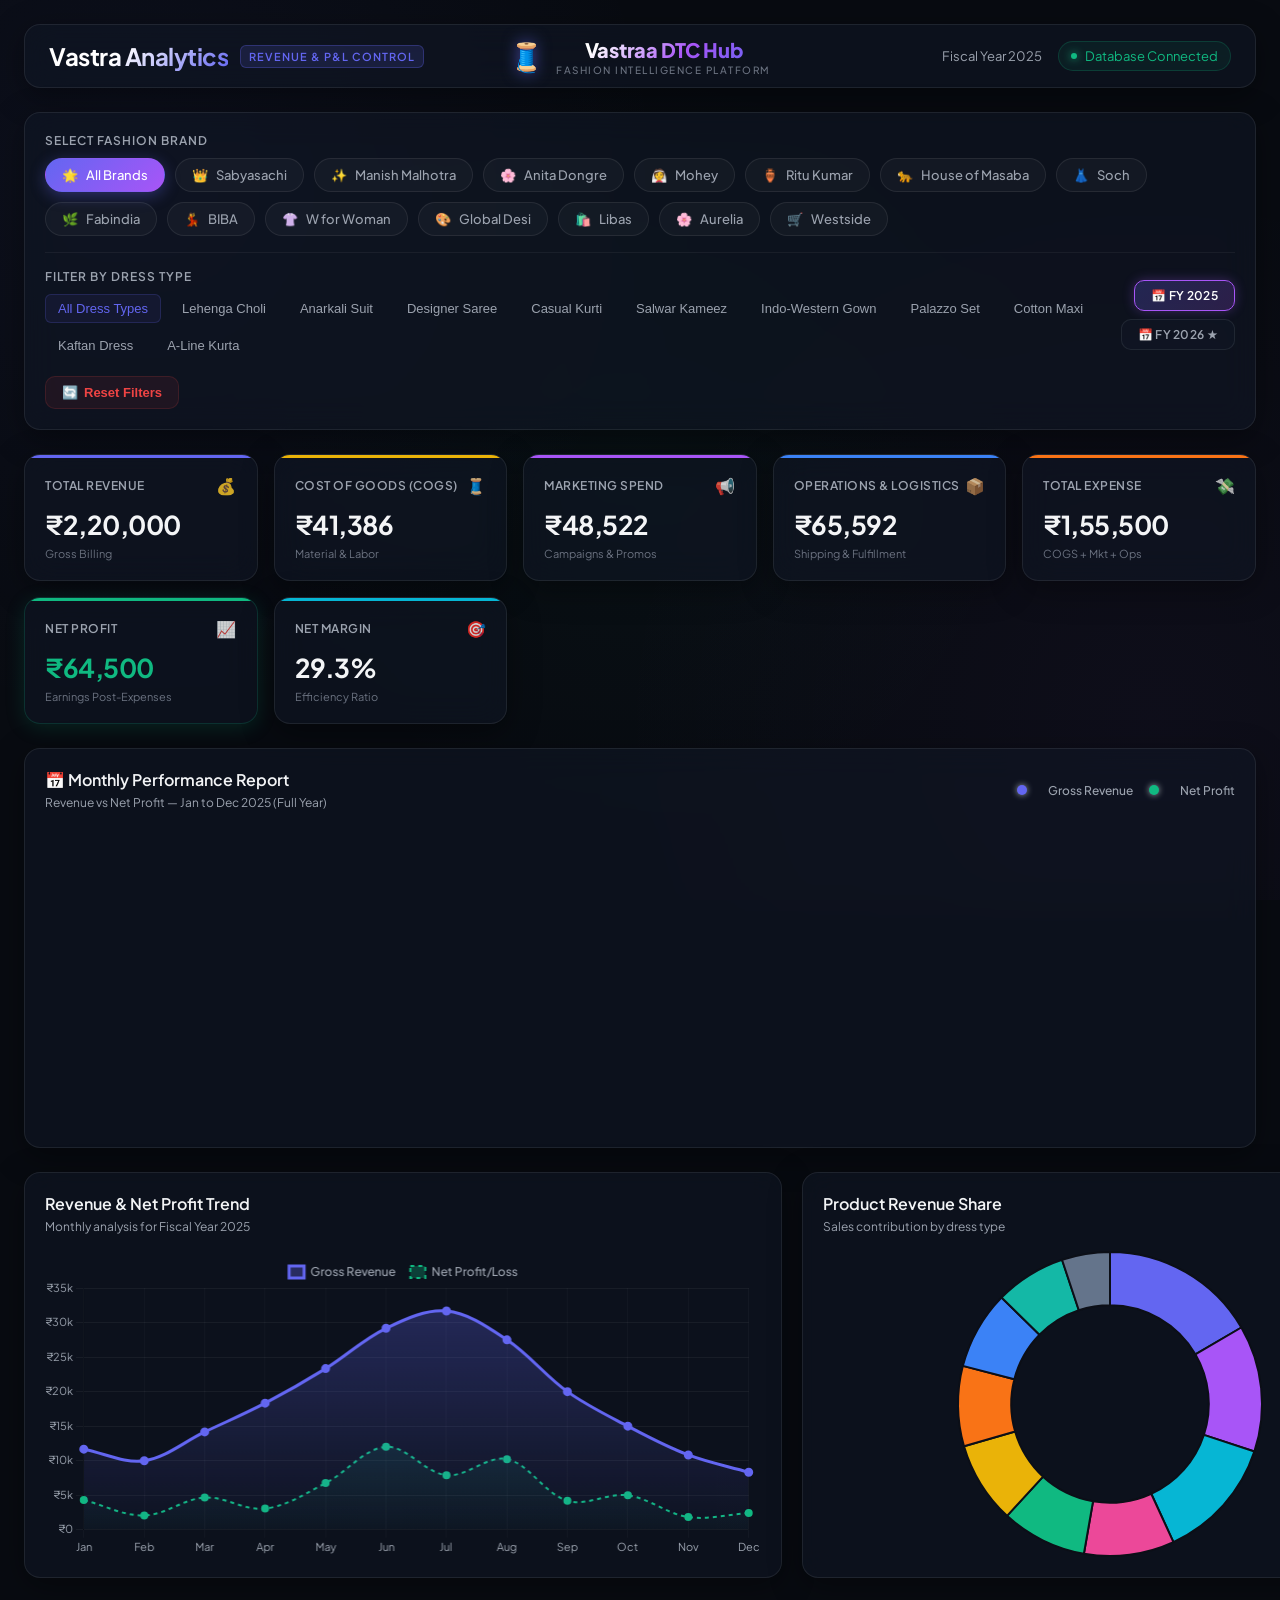
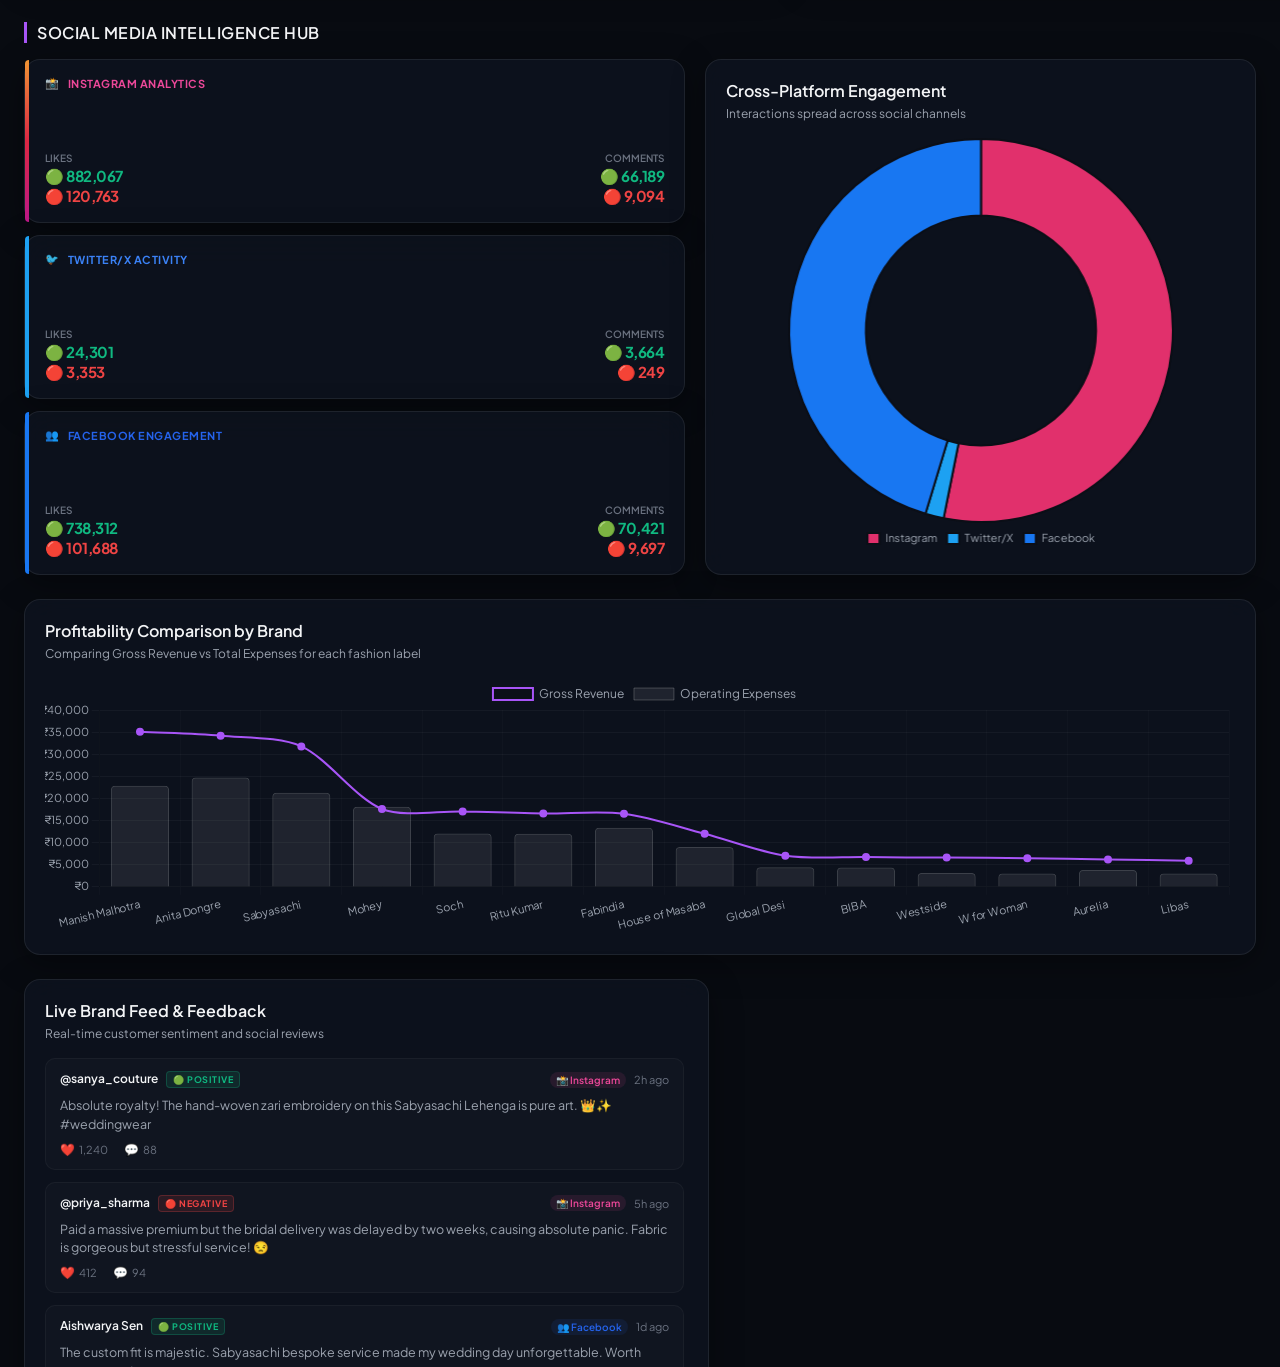
<file: hackthon/index.html>
<!DOCTYPE html>
<html lang="en">
<head>
    <meta charset="UTF-8">
    <meta name="viewport" content="width=device-width, initial-scale=1.0">
    <title>Executive Revenue & P&L Dashboard | Luxury Fashion Analytics</title>
    <meta name="description" content="An interactive corporate dashboard displaying profit, loss, revenue, and margins for fashion dress brands. Filterable by brand and dress type.">
    <!-- Premium Fonts -->
    <link rel="stylesheet" href="styles.css?v=50">
    <!-- Local Chart.js library for offline interactive visual graphs -->
    <script src="chart.js"></script>
</head>
<body>
    <div class="app-container">
        
        <!-- Dashboard Header -->
        <header class="dashboard-header" id="main-header">
            <div class="brand-title">
                <h1>Vastra Analytics</h1>
                <span class="tag">Revenue & P&L Control</span>
            </div>
            <!-- Centered Business Name -->
            <div class="business-name-center">
                <div class="business-name-logo">🧵</div>
                <div>
                    <div class="business-name-text">Vastraa DTC Hub</div>
                    <div class="business-name-sub">Fashion Intelligence Platform</div>
                </div>
            </div>
            <div class="dashboard-meta">
                <span id="date-display">Fiscal Year 2025</span>
                <div class="db-status">
                    <span class="status-dot"></span>
                    <span>Database Connected</span>
                </div>
            </div>
        </header>

        <!-- Brand and Dress Type Filters -->
        <section class="filter-section" id="filters-container" aria-label="Dashboard Filters">
            <div class="filter-group">
                <div class="filter-label">Select Fashion Brand</div>
                <div class="brands-grid" id="brands-pill-grid">
                    <!-- Dynamic brand pills will be injected here -->
                </div>
            </div>
            
            <div class="filters-row">
                <div class="filter-group">
                    <div class="filter-label">Filter by Dress Type</div>
                    <div class="dress-types-container" id="dress-types-tabs">
                        <!-- Dynamic dress types will be injected here -->
                    </div>
                </div>
                <!-- Year Selector -->
                <div class="filter-group" style="margin-left: auto; display: flex; align-items: flex-end; gap: 8px;">
                    <button class="year-pill active" id="year-2025" data-year="2025">📅 FY 2025</button>
                    <button class="year-pill" id="year-2026" data-year="2026">📅 FY 2026 ★</button>
                </div>
                
                <button class="reset-btn" id="btn-reset-filters" aria-label="Reset Filters">
                    <span>🔄</span> Reset Filters
                </button>
            </div>
        </section>

        <!-- Financial KPI Performance Cards -->
        <section class="kpi-grid" id="kpi-display-grid" aria-label="Key Performance Indicators">
            
            <!-- Revenue Card -->
            <div class="kpi-card revenue-card" id="kpi-revenue">
                <div class="kpi-header">
                    <span>Total Revenue</span>
                    <span class="kpi-icon">💰</span>
                </div>
                <div class="kpi-value" id="val-revenue">$0</div>
                <div class="kpi-trend" id="trend-revenue">Gross Billing</div>
            </div>

            <!-- Cost of Goods Sold Card -->
            <div class="kpi-card cogs-card" id="kpi-cogs">
                <div class="kpi-header">
                    <span>Cost of Goods (COGS)</span>
                    <span class="kpi-icon">🧵</span>
                </div>
                <div class="kpi-value" id="val-cogs">$0</div>
                <div class="kpi-trend" id="trend-cogs">Material & Labor</div>
            </div>

            <!-- Marketing Card -->
            <div class="kpi-card marketing-card" id="kpi-marketing">
                <div class="kpi-header">
                    <span>Marketing Spend</span>
                    <span class="kpi-icon">📢</span>
                </div>
                <div class="kpi-value" id="val-marketing">$0</div>
                <div class="kpi-trend" id="trend-marketing">Campaigns & Promos</div>
            </div>

            <!-- Operational & Shipping Card -->
            <div class="kpi-card shipping-card" id="kpi-shipping">
                <div class="kpi-header">
                    <span>Operations & Logistics</span>
                    <span class="kpi-icon">📦</span>
                </div>
                <div class="kpi-value" id="val-shipping">$0</div>
                <div class="kpi-trend" id="trend-shipping">Shipping & Fulfillment</div>
            </div>

            <!-- Total Expense Card -->
            <div class="kpi-card expense-card" id="kpi-expense">
                <div class="kpi-header">
                    <span>Total Expense</span>
                    <span class="kpi-icon">💸</span>
                </div>
                <div class="kpi-value" id="val-expense">₹0</div>
                <div class="kpi-trend" id="trend-expense">COGS + Mkt + Ops</div>
            </div>

            <!-- Profit and Loss (P&L) Card -->
            <div class="kpi-card pnl-card" id="kpi-pnl">
                <div class="kpi-header">
                    <span id="pnl-header-text">Net Profit / Loss</span>
                    <span class="kpi-icon" id="pnl-icon">📈</span>
                </div>
                <div class="kpi-value" id="val-pnl">$0</div>
                <div class="kpi-trend" id="trend-pnl">Earnings Post-Expenses</div>
            </div>

            <!-- Profit Margin Card -->
            <div class="kpi-card margin-card" id="kpi-margin">
                <div class="kpi-header">
                    <span>Net Margin</span>
                    <span class="kpi-icon">🎯</span>
                </div>
                <div class="kpi-value" id="val-margin">0%</div>
                <div class="kpi-trend" id="trend-margin">Efficiency Ratio</div>
            </div>

        </section>

        <!-- Monthly Performance Report Graph (Full Width) -->
        <section class="monthly-report-section" aria-label="Monthly Performance Report">
            <div class="chart-card monthly-report-card">
                <div class="chart-card-header">
                    <div>
                        <h3>📅 Monthly Performance Report</h3>
                        <span class="chart-subtitle" id="monthly-report-sub">Revenue vs Net Profit — Jan to Dec 2025</span>
                    </div>
                    <div class="monthly-report-legend">
                        <span class="legend-dot" style="background:#6366f1;"></span><span>Gross Revenue</span>
                        <span class="legend-dot" style="background:#10b981;"></span><span>Net Profit</span>
                    </div>
                </div>
                <div class="chart-container" style="height: 280px;">
                    <canvas id="chart-monthly-report"></canvas>
                </div>
            </div>
        </section>

        <!-- Charts Visual Layout Section -->
        <section class="charts-grid" aria-label="Visual Analytics Charts">
            
            <!-- Revenue & Expenses Line Chart -->
            <div class="chart-card">
                <div class="chart-card-header">
                    <div>
                        <h3>Revenue & Net Profit Trend</h3>
                        <span class="chart-subtitle" id="trend-chart-sub">Monthly analysis for Fiscal Year 2025</span>
                    </div>
                </div>
                <div class="chart-container">
                    <canvas id="chart-revenue-trend"></canvas>
                </div>
            </div>

            <!-- Share of Revenue / Dress Breakdown Doughnut Chart -->
            <div class="chart-card">
                <div class="chart-card-header">
                    <div>
                        <h3>Product Revenue Share</h3>
                        <span class="chart-subtitle" id="breakdown-chart-sub">Sales contribution by dress type</span>
                    </div>
                </div>
                <div class="chart-container">
                    <canvas id="chart-product-share"></canvas>
                </div>
            </div>

        </section>

        <!-- Social Media Intelligence Hub -->
        <section class="social-hub-section" aria-label="Social Media Performance">
            <h2 style="font-size: 16px; font-weight: 600; margin-top: 10px; border-left: 3px solid var(--accent); padding-left: 10px; color: var(--text-primary); text-transform: uppercase; letter-spacing: 0.5px;">Social Media Intelligence Hub</h2>
            <div class="charts-grid" style="grid-template-columns: 1.2fr 1fr; min-height: 280px; align-items: stretch;">
                
                <!-- Social Stats Grid (Left Column of Hub) -->
                <div class="social-grid" style="display: flex; flex-direction: column; justify-content: space-between; gap: 12px;">
                    <!-- Instagram Card -->
                    <div class="social-card instagram" style="flex-grow: 1;">
                        <div class="social-platform-label instagram">
                            <span>📸</span> Instagram Analytics
                        </div>
                        <div class="social-stats-row" style="display: flex; justify-content: space-between; gap: 8px;">
                            <div class="social-stat-group">
                                <div style="font-size: 10px; color: var(--text-muted); text-transform: uppercase; font-weight: 600; margin-bottom: 2px;">Likes</div>
                                <span class="social-stat-val" id="val-ig-likes-pos" style="font-size: 15px; color: var(--success); display: block;">🟢 0</span>
                                <span class="social-stat-val" id="val-ig-likes-neg" style="font-size: 15px; color: var(--danger); display: block;">🔴 0</span>
                            </div>
                            <div class="social-stat-group" style="text-align: right;">
                                <div style="font-size: 10px; color: var(--text-muted); text-transform: uppercase; font-weight: 600; margin-bottom: 2px;">Comments</div>
                                <span class="social-stat-val" id="val-ig-comments-pos" style="font-size: 15px; color: var(--success); display: block;">🟢 0</span>
                                <span class="social-stat-val" id="val-ig-comments-neg" style="font-size: 15px; color: var(--danger); display: block;">🔴 0</span>
                            </div>
                        </div>
                    </div>

                    <!-- Twitter/X Card -->
                    <div class="social-card twitter" style="flex-grow: 1;">
                        <div class="social-platform-label twitter">
                            <span>🐦</span> Twitter/X Activity
                        </div>
                        <div class="social-stats-row" style="display: flex; justify-content: space-between; gap: 8px;">
                            <div class="social-stat-group">
                                <div style="font-size: 10px; color: var(--text-muted); text-transform: uppercase; font-weight: 600; margin-bottom: 2px;">Likes</div>
                                <span class="social-stat-val" id="val-tw-likes-pos" style="font-size: 15px; color: var(--success); display: block;">🟢 0</span>
                                <span class="social-stat-val" id="val-tw-likes-neg" style="font-size: 15px; color: var(--danger); display: block;">🔴 0</span>
                            </div>
                            <div class="social-stat-group" style="text-align: right;">
                                <div style="font-size: 10px; color: var(--text-muted); text-transform: uppercase; font-weight: 600; margin-bottom: 2px;">Comments</div>
                                <span class="social-stat-val" id="val-tw-comments-pos" style="font-size: 15px; color: var(--success); display: block;">🟢 0</span>
                                <span class="social-stat-val" id="val-tw-comments-neg" style="font-size: 15px; color: var(--danger); display: block;">🔴 0</span>
                            </div>
                        </div>
                    </div>

                    <!-- Facebook Card -->
                    <div class="social-card facebook" style="flex-grow: 1;">
                        <div class="social-platform-label facebook">
                            <span>👥</span> Facebook Engagement
                        </div>
                        <div class="social-stats-row" style="display: flex; justify-content: space-between; gap: 8px;">
                            <div class="social-stat-group">
                                <div style="font-size: 10px; color: var(--text-muted); text-transform: uppercase; font-weight: 600; margin-bottom: 2px;">Likes</div>
                                <span class="social-stat-val" id="val-fb-likes-pos" style="font-size: 15px; color: var(--success); display: block;">🟢 0</span>
                                <span class="social-stat-val" id="val-fb-likes-neg" style="font-size: 15px; color: var(--danger); display: block;">🔴 0</span>
                            </div>
                            <div class="social-stat-group" style="text-align: right;">
                                <div style="font-size: 10px; color: var(--text-muted); text-transform: uppercase; font-weight: 600; margin-bottom: 2px;">Comments</div>
                                <span class="social-stat-val" id="val-fb-comments-pos" style="font-size: 15px; color: var(--success); display: block;">🟢 0</span>
                                <span class="social-stat-val" id="val-fb-comments-neg" style="font-size: 15px; color: var(--danger); display: block;">🔴 0</span>
                            </div>
                        </div>
                    </div>
                </div>

                <!-- Platform Share Chart (Right Column of Hub) -->
                <div class="chart-card" style="min-height: 250px;">
                    <div class="chart-card-header">
                        <div>
                            <h3>Cross-Platform Engagement</h3>
                            <span class="chart-subtitle">Interactions spread across social channels</span>
                        </div>
                    </div>
                    <div class="chart-container">
                        <canvas id="chart-social-share"></canvas>
                    </div>
                </div>

            </div>
        </section>

        <!-- Secondary Chart Section (Profitability Bar Comparison) -->
        <section class="secondary-charts-row" aria-label="Category Analysis">
            <div class="chart-card" style="min-height: 350px;">
                <div class="chart-card-header">
                    <div>
                        <h3 id="bar-chart-title">Profit & Loss Comparison</h3>
                        <span class="chart-subtitle" id="bar-chart-sub">Comparing bottom-line returns against expenses</span>
                    </div>
                </div>
                <div class="chart-container">
                    <canvas id="chart-profit-comparison"></canvas>
                </div>
            </div>
        </section>

        <!-- Bottom Row: Financial Ledger + Social Media Live Feed -->
        <div class="bottom-split-grid">
            

            <!-- Social Media Live Feed -->
            <section class="social-feed-card" aria-label="Live Social Activity Feed">
                <div class="social-feed-header">
                    <div>
                        <h3>Live Brand Feed & Feedback</h3>
                        <span class="chart-subtitle">Real-time customer sentiment and social reviews</span>
                    </div>
                </div>
                <div class="social-feed-list" id="social-feed-list">
                    <!-- Dynamic social posts will be injected here -->
                </div>
            </section>
            
        </div>

    </div>

    <!-- Script references -->
    <script src="database.js?v=50"></script>
    <script src="app.js?v=50"></script>
</body>
</html>
</file>
<file: hackthon/styles.css>
/* 
   Dress Brand Revenue Dashboard - Premium Styles
   Obsidian Dark Glassmorphism Theme with Neon Highlights
*/

@import url('https://fonts.googleapis.com/css2?family=Plus+Jakarta+Sans:wght@300;400;500;600;700;800&display=swap');

:root {
    /* Color Palette */
    --bg-main: #080B11;
    --bg-card: rgba(17, 24, 39, 0.55);
    --bg-card-hover: rgba(31, 41, 55, 0.7);
    --border-color: rgba(255, 255, 255, 0.08);
    --border-color-hover: rgba(255, 255, 255, 0.16);
    
    --primary: #6366f1; /* Indigo */
    --primary-glow: rgba(99, 102, 241, 0.15);
    --accent: #a855f7; /* Purple */
    
    --success: #10b981; /* Emerald Green (Profit) */
    --success-glow: rgba(16, 185, 129, 0.15);
    
    --danger: #ef4444; /* Crimson Red (Loss) */
    --danger-glow: rgba(239, 68, 68, 0.15);
    
    --text-primary: #f3f4f6;
    --text-secondary: #9ca3af;
    --text-muted: #6b7280;
    
    /* Effects & Layout */
    --font-sans: 'Plus Jakarta Sans', -apple-system, BlinkMacSystemFont, "Segoe UI", Roboto, sans-serif;
    --transition-smooth: all 0.3s cubic-bezier(0.4, 0, 0.2, 1);
    --radius-lg: 16px;
    --radius-md: 10px;
    --radius-sm: 6px;
    --shadow-glow: 0 8px 32px 0 rgba(0, 0, 0, 0.37);
}

/* Base resets */
* {
    margin: 0;
    padding: 0;
    box-sizing: border-box;
}

body {
    background-color: var(--bg-main);
    color: var(--text-primary);
    font-family: var(--font-sans);
    min-height: 100vh;
    overflow-x: hidden;
    background-image: 
        radial-gradient(circle at 10% 20%, rgba(99, 102, 241, 0.05) 0%, transparent 40%),
        radial-gradient(circle at 90% 80%, rgba(168, 85, 247, 0.04) 0%, transparent 40%),
        radial-gradient(circle at 50% 50%, rgba(16, 185, 129, 0.03) 0%, transparent 50%);
    background-attachment: fixed;
}

/* Scrollbar customization */
::-webkit-scrollbar {
    width: 8px;
    height: 8px;
}
::-webkit-scrollbar-track {
    background: var(--bg-main);
}
::-webkit-scrollbar-thumb {
    background: var(--border-color);
    border-radius: var(--radius-sm);
}
::-webkit-scrollbar-thumb:hover {
    background: var(--border-color-hover);
}

/* Layout container */
.app-container {
    max-width: 1440px;
    margin: 0 auto;
    padding: 24px;
    display: flex;
    flex-direction: column;
    gap: 24px;
}

/* Header */
.dashboard-header {
    display: flex;
    justify-content: space-between;
    align-items: center;
    padding: 16px 24px;
    background: var(--bg-card);
    backdrop-filter: blur(16px);
    -webkit-backdrop-filter: blur(16px);
    border: 1px solid var(--border-color);
    border-radius: var(--radius-lg);
    box-shadow: var(--shadow-glow);
}

.brand-title {
    display: flex;
    align-items: center;
    gap: 12px;
}

.brand-title h1 {
    font-size: 24px;
    font-weight: 700;
    letter-spacing: -0.5px;
    background: linear-gradient(135deg, #ffffff 40%, var(--primary) 100%);
    -webkit-background-clip: text;
    -webkit-text-fill-color: transparent;
}

.brand-title span.tag {
    font-size: 11px;
    font-weight: 600;
    text-transform: uppercase;
    letter-spacing: 1px;
    background: rgba(99, 102, 241, 0.15);
    color: var(--primary);
    padding: 4px 8px;
    border-radius: var(--radius-sm);
    border: 1px solid rgba(99, 102, 241, 0.3);
}

.dashboard-meta {
    display: flex;
    align-items: center;
    gap: 16px;
    color: var(--text-secondary);
    font-size: 13px;
}

.db-status {
    display: flex;
    align-items: center;
    gap: 8px;
    background: rgba(16, 185, 129, 0.08);
    color: var(--success);
    padding: 6px 12px;
    border-radius: 20px;
    border: 1px solid rgba(16, 185, 129, 0.2);
}

.status-dot {
    width: 6px;
    height: 6px;
    background-color: var(--success);
    border-radius: 50%;
    box-shadow: 0 0 8px var(--success);
    animation: pulse 2s infinite;
}

@keyframes pulse {
    0% { transform: scale(0.9); opacity: 0.6; }
    50% { transform: scale(1.3); opacity: 1; box-shadow: 0 0 12px var(--success); }
    100% { transform: scale(0.9); opacity: 0.6; }
}

/* Filter Section */
.filter-section {
    display: flex;
    flex-direction: column;
    gap: 16px;
    background: var(--bg-card);
    backdrop-filter: blur(16px);
    -webkit-backdrop-filter: blur(16px);
    border: 1px solid var(--border-color);
    border-radius: var(--radius-lg);
    padding: 20px;
    box-shadow: var(--shadow-glow);
}

.filter-group {
    display: flex;
    flex-direction: column;
    gap: 10px;
}

.filter-label {
    font-size: 12px;
    text-transform: uppercase;
    letter-spacing: 1px;
    color: var(--text-secondary);
    font-weight: 600;
}

/* Brand Grid Pills */
.brands-grid {
    display: flex;
    flex-wrap: wrap;
    gap: 10px;
}

.brand-pill {
    background: rgba(255, 255, 255, 0.03);
    border: 1px solid var(--border-color);
    border-radius: 30px;
    padding: 8px 16px;
    font-size: 13px;
    font-weight: 500;
    color: var(--text-secondary);
    cursor: pointer;
    display: flex;
    align-items: center;
    gap: 8px;
    transition: var(--transition-smooth);
    user-select: none;
}

.brand-pill:hover {
    color: var(--text-primary);
    border-color: var(--border-color-hover);
    background: rgba(255, 255, 255, 0.06);
    transform: translateY(-1px);
}

.brand-pill.active {
    background: linear-gradient(135deg, var(--primary) 0%, var(--accent) 100%);
    border-color: transparent;
    color: #ffffff;
    box-shadow: 0 4px 15px rgba(99, 102, 241, 0.35);
}

/* Secondary Filters Row */
.filters-row {
    display: grid;
    grid-template-columns: 1fr auto;
    gap: 16px;
    align-items: center;
    border-top: 1px solid rgba(255, 255, 255, 0.05);
    padding-top: 16px;
}

@media (max-width: 768px) {
    .filters-row {
        grid-template-columns: 1fr;
    }
}

.dress-types-container {
    display: flex;
    flex-wrap: wrap;
    gap: 8px;
}

.type-tab {
    background: transparent;
    border: 1px solid transparent;
    color: var(--text-secondary);
    padding: 6px 12px;
    font-size: 13px;
    border-radius: var(--radius-sm);
    cursor: pointer;
    font-weight: 500;
    transition: var(--transition-smooth);
}

.type-tab:hover {
    color: var(--text-primary);
    background: rgba(255, 255, 255, 0.03);
}

.type-tab.active {
    color: var(--primary);
    background: rgba(99, 102, 241, 0.08);
    border-color: rgba(99, 102, 241, 0.2);
}

.reset-btn {
    background: rgba(239, 68, 68, 0.08);
    border: 1px solid rgba(239, 68, 68, 0.15);
    color: var(--danger);
    padding: 8px 16px;
    font-size: 13px;
    font-weight: 600;
    border-radius: var(--radius-md);
    cursor: pointer;
    display: flex;
    align-items: center;
    gap: 6px;
    transition: var(--transition-smooth);
    width: fit-content;
}

.reset-btn:hover {
    background: rgba(239, 68, 68, 0.16);
    transform: translateY(-1px);
    box-shadow: 0 4px 12px var(--danger-glow);
}

/* KPI Dashboard Cards */
.kpi-grid {
    display: grid;
    grid-template-columns: repeat(auto-fit, minmax(200px, 1fr));
    gap: 16px;
}

.kpi-card {
    background: var(--bg-card);
    backdrop-filter: blur(16px);
    -webkit-backdrop-filter: blur(16px);
    border: 1px solid var(--border-color);
    border-radius: var(--radius-lg);
    padding: 20px;
    display: flex;
    flex-direction: column;
    justify-content: space-between;
    min-height: 120px;
    box-shadow: var(--shadow-glow);
    transition: var(--transition-smooth);
    position: relative;
    overflow: hidden;
}

.kpi-card:hover {
    transform: translateY(-3px);
    border-color: var(--border-color-hover);
    box-shadow: 0 12px 24px rgba(0, 0, 0, 0.45);
}

.kpi-card::after {
    content: '';
    position: absolute;
    top: 0;
    left: 0;
    width: 100%;
    height: 3px;
    background: transparent;
}

.kpi-card.revenue-card::after { background: var(--primary); }
.kpi-card.cogs-card::after { background: #eab308; } /* Yellow */
.kpi-card.marketing-card::after { background: var(--accent); }
.kpi-card.shipping-card::after { background: #3b82f6; } /* Blue */
.kpi-card.expense-card::after { background: #f97316; } /* Orange */
.kpi-card.pnl-card::after { background: var(--success); }
.kpi-card.pnl-card.in-loss::after { background: var(--danger); }
.kpi-card.margin-card::after { background: #06b6d4; } /* Cyan */

/* Profit / Loss Dynamic Card Accentuation */
.kpi-card.pnl-card.in-profit {
    border-color: rgba(16, 185, 129, 0.2);
    box-shadow: 0 4px 20px var(--success-glow);
}
.kpi-card.pnl-card.in-loss {
    border-color: rgba(239, 68, 68, 0.2);
    box-shadow: 0 4px 20px var(--danger-glow);
}

.kpi-card.pnl-card.in-profit:hover {
    border-color: rgba(16, 185, 129, 0.4);
    box-shadow: 0 8px 30px rgba(16, 185, 129, 0.25);
}
.kpi-card.pnl-card.in-loss:hover {
    border-color: rgba(239, 68, 68, 0.4);
    box-shadow: 0 8px 30px rgba(239, 68, 68, 0.25);
}

.kpi-header {
    display: flex;
    justify-content: space-between;
    align-items: center;
    color: var(--text-secondary);
    font-size: 12px;
    font-weight: 600;
    text-transform: uppercase;
    letter-spacing: 0.5px;
}

.kpi-icon {
    font-size: 16px;
    opacity: 0.8;
}

.kpi-value {
    font-size: 26px;
    font-weight: 700;
    margin: 12px 0 6px 0;
    letter-spacing: -0.5px;
    transition: var(--transition-smooth);
}

.pnl-card.in-profit .kpi-value {
    color: var(--success);
}
.pnl-card.in-loss .kpi-value {
    color: var(--danger);
}

.kpi-trend {
    font-size: 11px;
    color: var(--text-muted);
    display: flex;
    align-items: center;
    gap: 4px;
}

.kpi-trend.positive { color: var(--success); }
.kpi-trend.negative { color: var(--danger); }

/* Charts Layout Grid */
.charts-grid {
    display: grid;
    grid-template-columns: 2fr 1.2fr;
    gap: 20px;
}

@media (max-width: 1024px) {
    .charts-grid {
        grid-template-columns: 1fr;
    }
}

.chart-card {
    background: var(--bg-card);
    backdrop-filter: blur(16px);
    -webkit-backdrop-filter: blur(16px);
    border: 1px solid var(--border-color);
    border-radius: var(--radius-lg);
    padding: 20px;
    box-shadow: var(--shadow-glow);
    display: flex;
    flex-direction: column;
    gap: 16px;
    min-height: 400px;
}

.chart-card-header {
    display: flex;
    justify-content: space-between;
    align-items: center;
}

.chart-card-header h3 {
    font-size: 16px;
    font-weight: 600;
    color: var(--text-primary);
}

.chart-subtitle {
    font-size: 12px;
    color: var(--text-secondary);
    font-weight: 400;
}

.chart-container {
    position: relative;
    flex-grow: 1;
    width: 100%;
    height: 100%;
}

/* Secondary Charts Row (Bottom Bar Breakdown) */
.secondary-charts-row {
    display: grid;
    grid-template-columns: 1fr;
    gap: 20px;
}

/* Transactions Table Card */
.table-card {
    background: var(--bg-card);
    backdrop-filter: blur(16px);
    -webkit-backdrop-filter: blur(16px);
    border: 1px solid var(--border-color);
    border-radius: var(--radius-lg);
    padding: 20px;
    box-shadow: var(--shadow-glow);
}

.table-header-area {
    display: flex;
    justify-content: space-between;
    align-items: center;
    margin-bottom: 16px;
}

.table-header-area h3 {
    font-size: 16px;
    font-weight: 600;
}

.table-wrapper {
    width: 100%;
    overflow-x: auto;
}

.custom-table {
    width: 100%;
    border-collapse: collapse;
    text-align: left;
    font-size: 13px;
}

.custom-table th {
    padding: 12px 16px;
    color: var(--text-secondary);
    font-weight: 600;
    border-bottom: 1px solid var(--border-color);
    text-transform: uppercase;
    font-size: 11px;
    letter-spacing: 0.5px;
}

.custom-table td {
    padding: 14px 16px;
    border-bottom: 1px solid rgba(255, 255, 255, 0.03);
    color: var(--text-primary);
}

.custom-table tr:hover td {
    background: rgba(255, 255, 255, 0.02);
}

.badge {
    padding: 4px 8px;
    border-radius: 12px;
    font-size: 11px;
    font-weight: 600;
    display: inline-block;
}

.badge.success {
    background: rgba(16, 185, 129, 0.1);
    color: var(--success);
    border: 1px solid rgba(16, 185, 129, 0.2);
}

.badge.danger {
    background: rgba(239, 68, 68, 0.1);
    color: var(--danger);
    border: 1px solid rgba(239, 68, 68, 0.2);
}

.table-profit {
    font-weight: 600;
}

.table-profit.positive {
    color: var(--success);
}

.table-profit.negative {
    color: var(--danger);
}

/* Animations and loading states */
.animated-number {
    transition: var(--transition-smooth);
}

/* Sparklines inside KPI Cards (Optional but adds nice touch) */
.kpi-sparkline {
    width: 100%;
    height: 30px;
    margin-top: 10px;
    opacity: 0.7;
}

/* Styling for the tooltips or other overlays */
.tooltip-custom {
    background: rgba(17, 24, 39, 0.95);
    border: 1px solid rgba(255, 255, 255, 0.1);
    padding: 8px 12px;
    border-radius: var(--radius-sm);
    color: #fff;
    font-size: 12px;
}

/* Social Media Hub Styles */

/* Social KPI Grid */
.social-hub-section {
    display: flex;
    flex-direction: column;
    gap: 16px;
    margin-top: 10px;
}

.social-grid {
    display: grid;
    grid-template-columns: repeat(auto-fit, minmax(200px, 1fr));
    gap: 16px;
}

.social-card {
    background: var(--bg-card);
    backdrop-filter: blur(16px);
    -webkit-backdrop-filter: blur(16px);
    border: 1px solid var(--border-color);
    border-radius: var(--radius-lg);
    padding: 16px 20px;
    display: flex;
    flex-direction: column;
    justify-content: space-between;
    min-height: 100px;
    box-shadow: var(--shadow-glow);
    transition: var(--transition-smooth);
    position: relative;
}

.social-card:hover {
    transform: translateY(-2px);
    border-color: var(--border-color-hover);
}

.social-card::before {
    content: '';
    position: absolute;
    top: 0;
    left: 0;
    width: 4px;
    height: 100%;
    border-top-left-radius: var(--radius-lg);
    border-bottom-left-radius: var(--radius-lg);
}

.social-card.instagram::before {
    background: linear-gradient(180deg, #f09433 0%, #dc2743 50%, #bc1888 100%);
}
.social-card.twitter::before {
    background: #1da1f2;
}
.social-card.facebook::before {
    background: #1877f2;
}

.social-platform-label {
    display: flex;
    align-items: center;
    gap: 8px;
    font-size: 11px;
    font-weight: 700;
    text-transform: uppercase;
    letter-spacing: 0.5px;
}

.social-platform-label.instagram { color: #ec4899; }
.social-platform-label.twitter { color: #3b82f6; }
.social-platform-label.facebook { color: #2563eb; }

.social-stats-row {
    display: flex;
    justify-content: space-between;
    align-items: flex-end;
    margin-top: 12px;
}

.social-stat-group {
    display: flex;
    flex-direction: column;
}

.social-stat-val {
    font-size: 22px;
    font-weight: 700;
    color: var(--text-primary);
    letter-spacing: -0.5px;
}

.social-stat-desc {
    font-size: 10px;
    color: var(--text-secondary);
    text-transform: uppercase;
    font-weight: 500;
}

/* Social Feed Card & Items */
.social-feed-card {
    background: var(--bg-card);
    backdrop-filter: blur(16px);
    -webkit-backdrop-filter: blur(16px);
    border: 1px solid var(--border-color);
    border-radius: var(--radius-lg);
    padding: 20px;
    box-shadow: var(--shadow-glow);
    display: flex;
    flex-direction: column;
    gap: 16px;
    max-height: 480px;
    overflow: hidden;
}

.social-feed-header {
    display: flex;
    justify-content: space-between;
    align-items: center;
}

.social-feed-header h3 {
    font-size: 16px;
    font-weight: 600;
}

.social-feed-list {
    display: flex;
    flex-direction: column;
    gap: 12px;
    overflow-y: auto;
    flex-grow: 1;
    padding-right: 4px;
}

.social-post-item {
    background: rgba(255, 255, 255, 0.02);
    border: 1px solid rgba(255, 255, 255, 0.04);
    border-radius: var(--radius-md);
    padding: 12px 14px;
    display: flex;
    flex-direction: column;
    gap: 8px;
    transition: var(--transition-smooth);
}

.social-post-item:hover {
    background: rgba(255, 255, 255, 0.04);
    border-color: rgba(255, 255, 255, 0.08);
}

.post-header {
    display: flex;
    justify-content: space-between;
    align-items: center;
    font-size: 12px;
}

.post-user {
    font-weight: 600;
    color: var(--text-primary);
}

.post-meta {
    display: flex;
    align-items: center;
    gap: 8px;
    font-size: 11px;
    color: var(--text-muted);
}

.platform-icon {
    font-size: 10px;
    padding: 2px 6px;
    border-radius: 10px;
    font-weight: 600;
}

.platform-icon.instagram {
    background: rgba(236, 72, 153, 0.1);
    color: #ec4899;
}
.platform-icon.twitter {
    background: rgba(59, 130, 246, 0.1);
    color: #3b82f6;
}
.platform-icon.facebook {
    background: rgba(37, 99, 235, 0.1);
    color: #2563eb;
}

.post-content {
    font-size: 12.5px;
    color: var(--text-secondary);
    line-height: 1.5;
}

.post-footer {
    display: flex;
    gap: 16px;
    font-size: 11px;
    color: var(--text-muted);
}

.post-action {
    display: flex;
    align-items: center;
    gap: 4px;
}

.post-action span {
    font-size: 12px;
}

/* Split container override */
.bottom-split-grid {
    display: grid;
    grid-template-columns: 1.3fr 1fr;
    gap: 20px;
}

@media (max-width: 1100px) {
    .bottom-split-grid {
        grid-template-columns: 1fr;
    }
}

/* Sentiment Badge Styling */
.sentiment-badge {
    font-size: 9px;
    font-weight: 700;
    text-transform: uppercase;
    padding: 2px 6px;
    border-radius: 4px;
    letter-spacing: 0.5px;
    display: inline-block;
}

.sentiment-badge.positive {
    background: rgba(16, 185, 129, 0.12);
    color: var(--success);
    border: 1px solid rgba(16, 185, 129, 0.25);
}

.sentiment-badge.negative {
    background: rgba(239, 68, 68, 0.12);
    color: var(--danger);
    border: 1px solid rgba(239, 68, 68, 0.25);
}

/* =============================================
   Centered Business Name in Header
   ============================================= */
.business-name-center {
    display: flex;
    align-items: center;
    gap: 12px;
    position: absolute;
    left: 50%;
    transform: translateX(-50%);
    pointer-events: none;
}

.dashboard-header {
    position: relative;
}

.business-name-logo {
    font-size: 28px;
    filter: drop-shadow(0 0 8px rgba(99, 102, 241, 0.6));
    animation: pulse-logo 3s ease-in-out infinite;
}

@keyframes pulse-logo {
    0%, 100% { filter: drop-shadow(0 0 8px rgba(99, 102, 241, 0.5)); }
    50%       { filter: drop-shadow(0 0 18px rgba(168, 85, 247, 0.85)); }
}

.business-name-text {
    font-size: 20px;
    font-weight: 800;
    letter-spacing: -0.3px;
    background: linear-gradient(135deg, #ffffff 20%, #a855f7 60%, #6366f1 100%);
    -webkit-background-clip: text;
    -webkit-text-fill-color: transparent;
    background-clip: text;
    text-align: center;
}

.business-name-sub {
    font-size: 10px;
    font-weight: 500;
    text-transform: uppercase;
    letter-spacing: 1.5px;
    color: var(--text-muted);
    text-align: center;
    margin-top: 2px;
}

/* =============================================
   Monthly Report Graph Section
   ============================================= */
.monthly-report-section {
    width: 100%;
}

.monthly-report-card {
    width: 100%;
}

.monthly-report-card .chart-card-header {
    display: flex;
    justify-content: space-between;
    align-items: center;
    flex-wrap: wrap;
    gap: 12px;
}

.monthly-report-legend {
    display: flex;
    align-items: center;
    gap: 16px;
    font-size: 12px;
    color: var(--text-secondary);
    font-weight: 500;
}

.legend-dot {
    display: inline-block;
    width: 10px;
    height: 10px;
    border-radius: 50%;
    margin-right: 5px;
    box-shadow: 0 0 6px currentColor;
}



/* Year Selector Pills */
.year-pill {
    padding: 7px 16px;
    border-radius: 10px;
    border: 1px solid rgba(255,255,255,0.08);
    background: rgba(17,24,39,0.55);
    color: #9ca3af;
    font-size: 12px;
    font-weight: 600;
    font-family: inherit;
    cursor: pointer;
    transition: all 0.3s ease;
    letter-spacing: 0.3px;
}
.year-pill:hover {
    border-color: #a855f7;
    color: #a855f7;
    background: rgba(168,85,247,0.08);
}
.year-pill.active {
    background: linear-gradient(135deg, rgba(99,102,241,0.25), rgba(168,85,247,0.20));
    border-color: #a855f7;
    color: #ffffff;
    box-shadow: 0 0 12px rgba(168,85,247,0.3);
}
</file>
